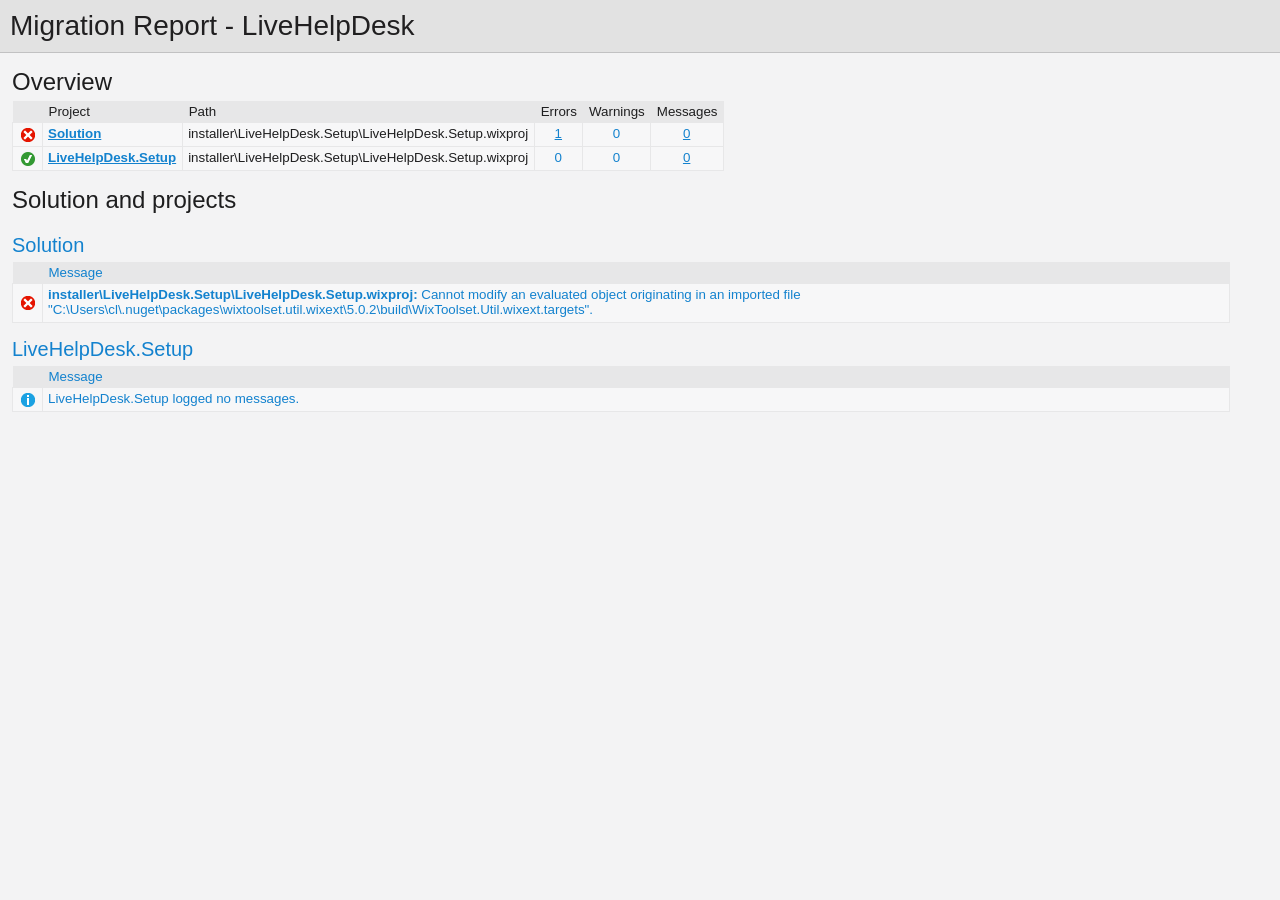
<file: UpgradeLog.htm>
﻿<!DOCTYPE html>
<!-- saved from url=(0014)about:internet -->
 <html xmlns:msxsl="urn:schemas-microsoft-com:xslt"><head><meta content="en-us" http-equiv="Content-Language" /><meta content="text/html; charset=utf-16" http-equiv="Content-Type" /><title _locID="ConversionReport0">
          Migration Report
        </title><style> 
                    /* Body style, for the entire document */
                    body
                    {
                        background: #F3F3F4;
                        color: #1E1E1F;
                        font-family: "Segoe UI", Tahoma, Geneva, Verdana, sans-serif;
                        padding: 0;
                        margin: 0;
                    }

                    /* Header1 style, used for the main title */
                    h1
                    {
                        padding: 10px 0px 10px 10px;
                        font-size: 21pt;
                        background-color: #E2E2E2;
                        border-bottom: 1px #C1C1C2 solid; 
                        color: #201F20;
                        margin: 0;
                        font-weight: normal;
                    }

                    /* Header2 style, used for "Overview" and other sections */
                    h2
                    {
                        font-size: 18pt;
                        font-weight: normal;
                        padding: 15px 0 5px 0;
                        margin: 0;
                    }

                    /* Header3 style, used for sub-sections, such as project name */
                    h3
                    {
                        font-weight: normal;
                        font-size: 15pt;
                        margin: 0;
                        padding: 15px 0 5px 0;
                        background-color: transparent;
                    }

                    /* Color all hyperlinks one color */
                    a
                    {
                        color: #1382CE;
                    }

                    /* Table styles */ 
                    table
                    {
                        border-spacing: 0 0;
                        border-collapse: collapse;
                        font-size: 10pt;
                    }

                    table th
                    {
                        background: #E7E7E8;
                        text-align: left;
                        text-decoration: none;
                        font-weight: normal;
                        padding: 3px 6px 3px 6px;
                    }

                    table td
                    {
                        vertical-align: top;
                        padding: 3px 6px 5px 5px;
                        margin: 0px;
                        border: 1px solid #E7E7E8;
                        background: #F7F7F8;
                    }

                    /* Local link is a style for hyperlinks that link to file:/// content, there are lots so color them as 'normal' text until the user mouse overs */
                    .localLink
                    {
                        color: #1E1E1F;
                        background: #EEEEED;
                        text-decoration: none;
                    }

                    .localLink:hover
                    {
                        color: #1382CE;
                        background: #FFFF99;
                        text-decoration: none;
                    }

                    /* Center text, used in the over views cells that contain message level counts */ 
                    .textCentered
                    {
                        text-align: center;
                    }

                    /* The message cells in message tables should take up all avaliable space */
                    .messageCell
                    {
                        width: 100%;
                    }

                    /* Padding around the content after the h1 */ 
                    #content 
                    {
	                    padding: 0px 12px 12px 12px; 
                    }

                    /* The overview table expands to width, with a max width of 97% */ 
                    #overview table
                    {
                        width: auto;
                        max-width: 75%; 
                    }

                    /* The messages tables are always 97% width */
                    #messages table
                    {
                        width: 97%;
                    }

                    /* All Icons */
                    .IconSuccessEncoded, .IconInfoEncoded, .IconWarningEncoded, .IconErrorEncoded
                    {
                        min-width:18px;
                        min-height:18px; 
                        background-repeat:no-repeat;
                        background-position:center;
                    }

                    /* Success icon encoded */
                    .IconSuccessEncoded
                    {
                        /* Note: Do not delete the comment below. It is used to verify the correctness of the encoded image resource below before the product is released */
                        /* [---XsltValidateInternal-Base64EncodedImage:IconSuccess#Begin#background-image: url(data:image/png;base64,#Separator#);#End#] */
                        background-image: url([data-uri]);
                    }

                    /* Information icon encoded */
                    .IconInfoEncoded
                    {
                        /* Note: Do not delete the comment below. It is used to verify the correctness of the encoded image resource below before the product is released */
                        /* [---XsltValidateInternal-Base64EncodedImage:IconInformation#Begin#background-image: url(data:image/png;base64,#Separator#);#End#] */
                        background-image: url([data-uri]);
                    }

                    /* Warning icon encoded */
                    .IconWarningEncoded
                    {
                        /* Note: Do not delete the comment below. It is used to verify the correctness of the encoded image resource below before the product is released */
                        /* [---XsltValidateInternal-Base64EncodedImage:IconWarning#Begin#background-image: url(data:image/png;base64,#Separator#);#End#] */
                        background-image: url([data-uri]);
                    }

                    /* Error icon encoded */
                    .IconErrorEncoded
                    {
                        /* Note: Do not delete the comment below. It is used to verify the correctness of the encoded image resource below before the product is released */
                        /* [---XsltValidateInternal-Base64EncodedImage:IconError#Begin#background-image: url(data:image/png;base64,#Separator#);#End#] */
                        background-image: url([data-uri]);
                    }
                 </style><script type="text/javascript" language="javascript"> 
          
            // Startup 
            // Hook up the the loaded event for the document/window, to linkify the document content
            var startupFunction = function() { linkifyElement("messages"); };
            
            if(window.attachEvent)
            {
              window.attachEvent('onload', startupFunction);
            }
            else if (window.addEventListener) 
            {
              window.addEventListener('load', startupFunction, false);
            }
            else 
            {
              document.addEventListener('load', startupFunction, false);
            } 
            
            // Toggles the visibility of table rows with the specified name 
            function toggleTableRowsByName(name)
            {
               var allRows = document.getElementsByTagName('tr');
               for (i=0; i < allRows.length; i++)
               {
                  var currentName = allRows[i].getAttribute('name');
                  if(!!currentName && currentName.indexOf(name) == 0)
                  {
                      var isVisible = allRows[i].style.display == ''; 
                      isVisible ? allRows[i].style.display = 'none' : allRows[i].style.display = '';
                  }
               }
            }
            
            function scrollToFirstVisibleRow(name) 
            {
               var allRows = document.getElementsByTagName('tr');
               for (i=0; i < allRows.length; i++)
               {
                  var currentName = allRows[i].getAttribute('name');
                  var isVisible = allRows[i].style.display == ''; 
                  if(!!currentName && currentName.indexOf(name) == 0 && isVisible)
                  {
                     allRows[i].scrollIntoView(true); 
                     return true; 
                  }
               }
               
               return false;
            }
            
            // Linkifies the specified text content, replaces candidate links with html links 
            function linkify(text)
            {
                 if(!text || 0 === text.length)
                 {
                     return text; 
                 }

                 // Find http, https and ftp links and replace them with hyper links 
                 var urlLink = /(http|https|ftp)\:\/\/[a-zA-Z0-9\-\.]+(:[a-zA-Z0-9]*)?\/?([a-zA-Z0-9\-\._\?\,\/\\\+&%\$#\=~;\{\}])*/gi;
                 
                 return text.replace(urlLink, '<a href="$&">$&</a>') ;
            }
            
            // Linkifies the specified element by ID
            function linkifyElement(id)
            {
                var element = document.getElementById(id);
                if(!!element)
                {
                  element.innerHTML = linkify(element.innerHTML); 
                }
            }
            
            function ToggleMessageVisibility(projectName)
            {
              if(!projectName || 0 === projectName.length)
              {
                return; 
              }
              
              toggleTableRowsByName("MessageRowClass" + projectName);
              toggleTableRowsByName('MessageRowHeaderShow' + projectName);
              toggleTableRowsByName('MessageRowHeaderHide' + projectName); 
            }
            
            function ScrollToFirstVisibleMessage(projectName)
            {
              if(!projectName || 0 === projectName.length)
              {
                return; 
              }
              
              // First try the 'Show messages' row
              if(!scrollToFirstVisibleRow('MessageRowHeaderShow' + projectName))
              {
                // Failed to find a visible row for 'Show messages', try an actual message row 
                scrollToFirstVisibleRow('MessageRowClass' + projectName); 
              }
            }
           </script></head><body><h1 _locID="ConversionReport">
          Migration Report - LiveHelpDesk</h1><div id="content"><h2 _locID="OverviewTitle">Overview</h2><div id="overview"><table><tr><th></th><th _locID="ProjectTableHeader">Project</th><th _locID="PathTableHeader">Path</th><th _locID="ErrorsTableHeader">Errors</th><th _locID="WarningsTableHeader">Warnings</th><th _locID="MessagesTableHeader">Messages</th></tr><tr><td class="IconErrorEncoded" /><td><strong><a href="#Solution"><span _locID="OverviewSolutionSpan">Solution</span></a></strong></td><td>installer\LiveHelpDesk.Setup\LiveHelpDesk.Setup.wixproj</td><td class="textCentered"><a href="#SolutionError">1</a></td><td class="textCentered"><a>0</a></td><td class="textCentered"><a href="#">0</a></td></tr><tr><td class="IconSuccessEncoded" /><td><strong><a href="#LiveHelpDesk.Setup">LiveHelpDesk.Setup</a></strong></td><td>installer\LiveHelpDesk.Setup\LiveHelpDesk.Setup.wixproj</td><td class="textCentered"><a>0</a></td><td class="textCentered"><a>0</a></td><td class="textCentered"><a href="#">0</a></td></tr></table></div><h2 _locID="SolutionAndProjectsTitle">Solution and projects</h2><div id="messages"><a name="Solution" /><h3 _locID="ProjectDisplayNameHeader">Solution</h3><table><tr id="SolutionHeaderRow"><th></th><th class="messageCell" _locID="MessageTableHeader">Message</th></tr><tr name="ErrorRowClassSolution"><td class="IconErrorEncoded"><a name="SolutionError" /></td><td class="messageCell"><strong>installer\LiveHelpDesk.Setup\LiveHelpDesk.Setup.wixproj:
        </strong><span>Cannot modify an evaluated object originating in an imported file "C:\Users\cl\.nuget\packages\wixtoolset.util.wixext\5.0.2\build\WixToolset.Util.wixext.targets".</span></td></tr></table><a name="LiveHelpDesk.Setup" /><h3>LiveHelpDesk.Setup</h3><table><tr id="LiveHelpDesk.SetupHeaderRow"><th></th><th class="messageCell" _locID="MessageTableHeader">Message</th></tr><tr><td class="IconInfoEncoded" /><td class="messageCell" _locID="NoMessagesRow">LiveHelpDesk.Setup logged no messages.
                  </td></tr></table></div></div></body></html>
</file>
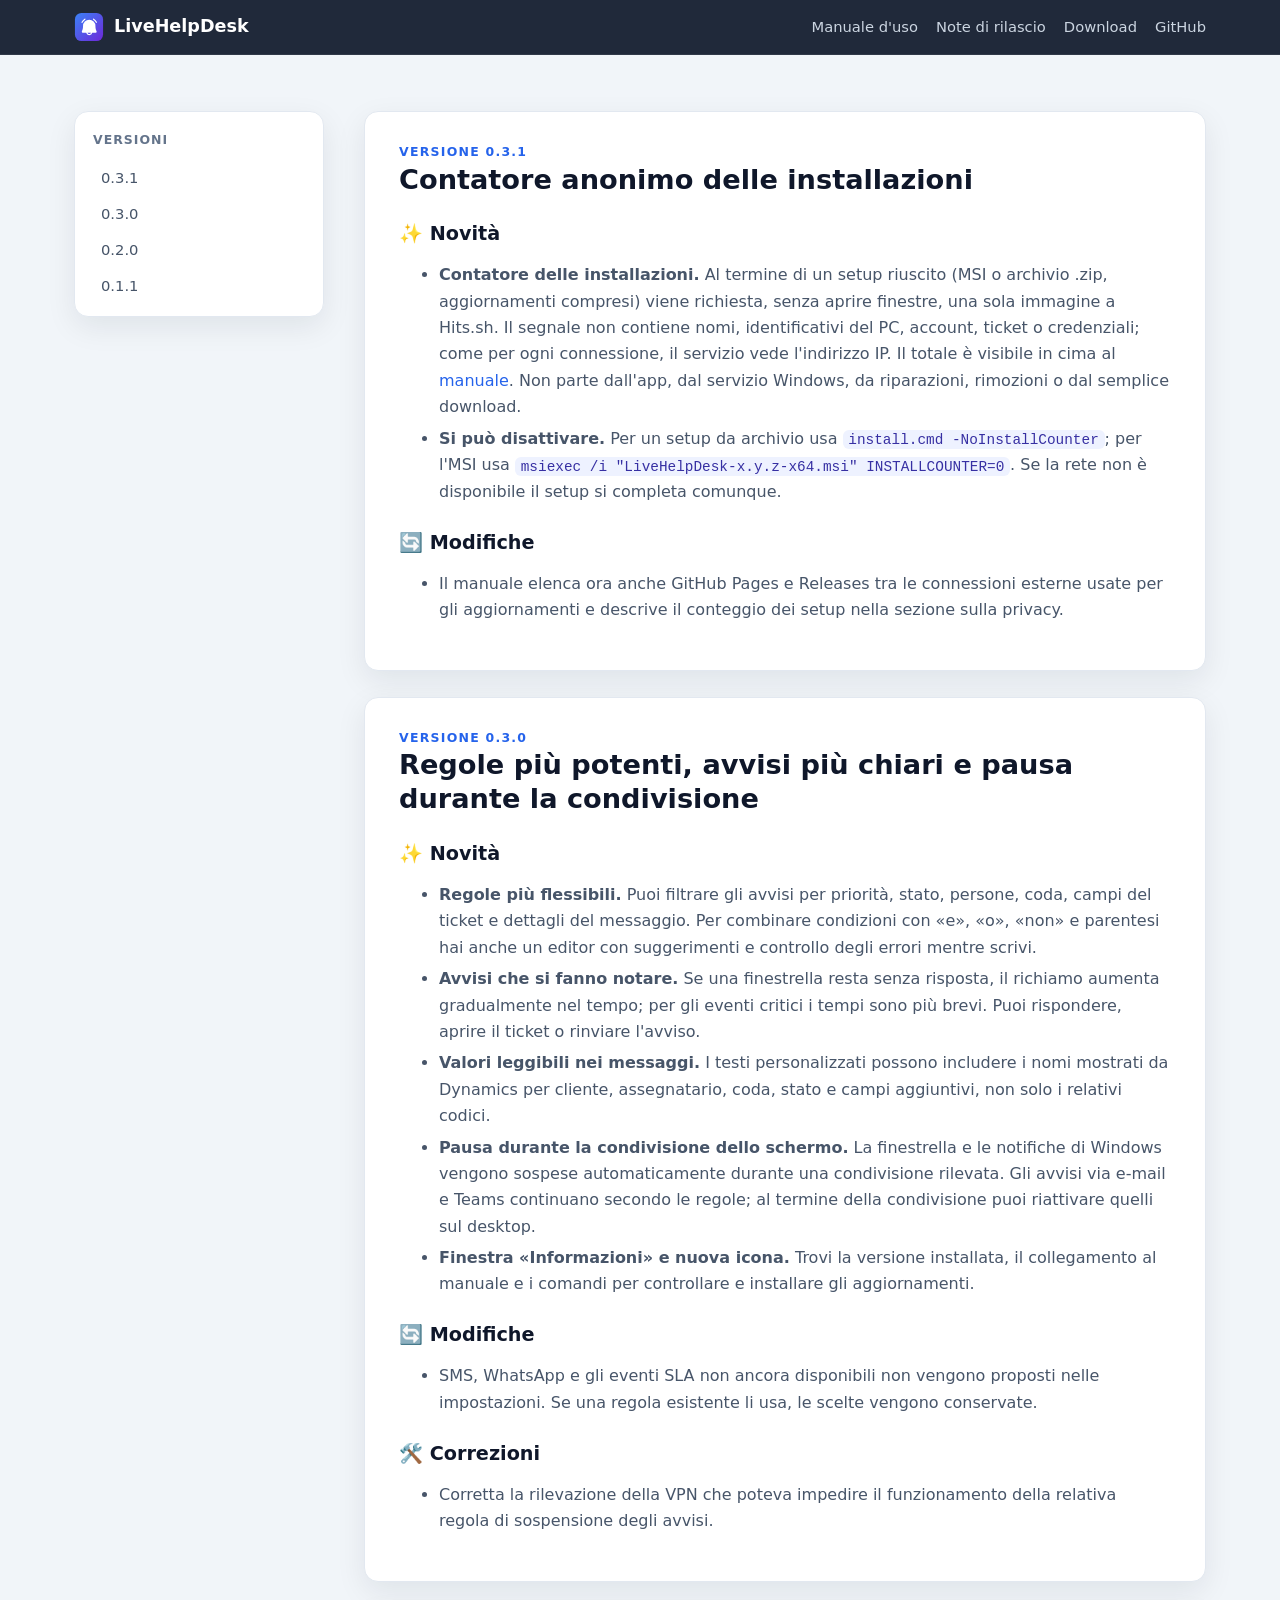
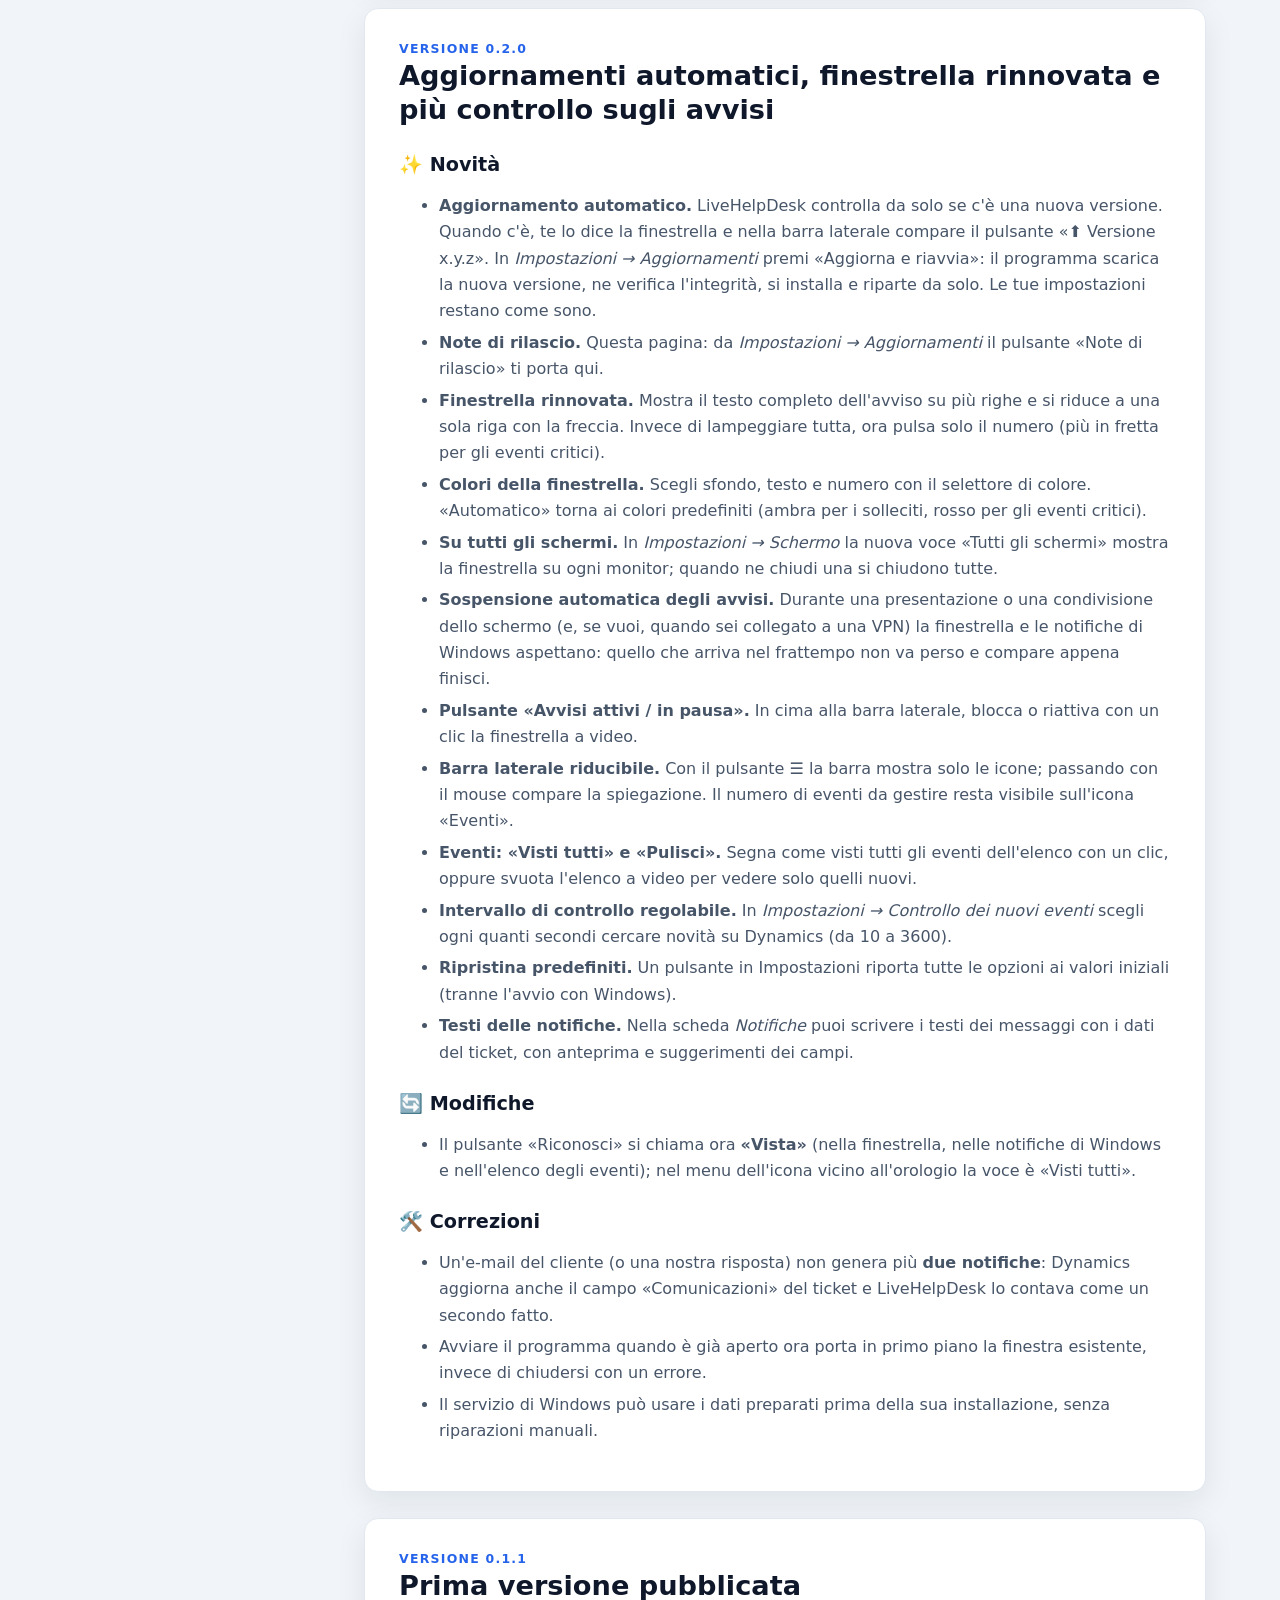
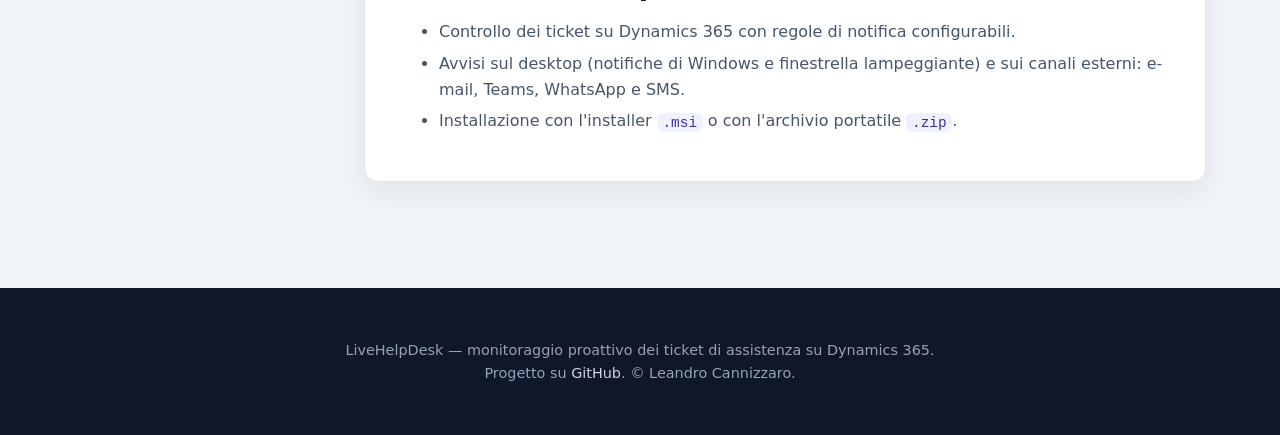
<file: docs/release-notes.html>
<!DOCTYPE html>
<html lang="it">
<head>
  <meta charset="utf-8" />
  <meta name="viewport" content="width=device-width, initial-scale=1" />
  <title>LiveHelpDesk — Note di rilascio</title>
  <meta name="description" content="Le novità, le modifiche e le correzioni di ogni versione di LiveHelpDesk." />
  <link rel="stylesheet" href="styles.css" />
  <link rel="icon" href="icon.svg" type="image/svg+xml" />
  <link rel="icon" href="favicon.ico" sizes="any" />
</head>
<body>

  <header class="topbar">
    <div class="wrap">
      <div class="brand"><img class="logo" src="icon.svg" alt="" width="30" height="30" /> LiveHelpDesk</div>
      <nav>
        <a href="index.html">Manuale d'uso</a>
        <a href="release-notes.html">Note di rilascio</a>
        <a href="https://github.com/LeandroCannizzaro/LiveHelpDesk/releases">Download</a>
        <a href="https://github.com/LeandroCannizzaro/LiveHelpDesk">GitHub</a>
      </nav>
    </div>
  </header>

  <!--
    Una sezione per versione, la più recente in alto, con id="vX.Y.Z": l'app apre questa pagina sull'ancora della versione
    e il workflow Release rifiuta di pubblicare una versione che qui non c'è.
    Si scrive per chi usa il programma: cosa cambia per lui, non come è fatto il codice.
  -->

  <div class="layout">
    <aside class="toc">
      <strong>Versioni</strong>
      <ol>
        <li><a href="#v0.3.1">0.3.1</a></li>
        <li><a href="#v0.3.0">0.3.0</a></li>
        <li><a href="#v0.2.0">0.2.0</a></li>
        <li><a href="#v0.1.1">0.1.1</a></li>
      </ol>
    </aside>

    <main class="content">

      <article id="v0.3.1" class="section">
        <div class="eyebrow">Versione 0.3.1</div>
        <h2>Contatore anonimo delle installazioni</h2>

        <h3>✨ Novità</h3>
        <ul>
          <li><b>Contatore delle installazioni.</b> Al termine di un setup riuscito (MSI o archivio .zip, aggiornamenti compresi) viene richiesta, senza aprire finestre, una sola immagine a Hits.sh. Il segnale non contiene nomi, identificativi del PC, account, ticket o credenziali; come per ogni connessione, il servizio vede l'indirizzo IP. Il totale è visibile in cima al <a href="index.html#installazioni">manuale</a>. Non parte dall'app, dal servizio Windows, da riparazioni, rimozioni o dal semplice download.</li>
          <li><b>Si può disattivare.</b> Per un setup da archivio usa <code>install.cmd -NoInstallCounter</code>; per l'MSI usa <code>msiexec /i "LiveHelpDesk-x.y.z-x64.msi" INSTALLCOUNTER=0</code>. Se la rete non è disponibile il setup si completa comunque.</li>
        </ul>

        <h3>🔄 Modifiche</h3>
        <ul>
          <li>Il manuale elenca ora anche GitHub Pages e Releases tra le connessioni esterne usate per gli aggiornamenti e descrive il conteggio dei setup nella sezione sulla privacy.</li>
        </ul>
      </article>

      <article id="v0.3.0" class="section">
        <div class="eyebrow">Versione 0.3.0</div>
        <h2>Regole più potenti, avvisi più chiari e pausa durante la condivisione</h2>

        <h3>✨ Novità</h3>
        <ul>
          <li><b>Regole più flessibili.</b> Puoi filtrare gli avvisi per priorità, stato, persone, coda, campi del ticket e dettagli del messaggio. Per combinare condizioni con «e», «o», «non» e parentesi hai anche un editor con suggerimenti e controllo degli errori mentre scrivi.</li>
          <li><b>Avvisi che si fanno notare.</b> Se una finestrella resta senza risposta, il richiamo aumenta gradualmente nel tempo; per gli eventi critici i tempi sono più brevi. Puoi rispondere, aprire il ticket o rinviare l'avviso.</li>
          <li><b>Valori leggibili nei messaggi.</b> I testi personalizzati possono includere i nomi mostrati da Dynamics per cliente, assegnatario, coda, stato e campi aggiuntivi, non solo i relativi codici.</li>
          <li><b>Pausa durante la condivisione dello schermo.</b> La finestrella e le notifiche di Windows vengono sospese automaticamente durante una condivisione rilevata. Gli avvisi via e-mail e Teams continuano secondo le regole; al termine della condivisione puoi riattivare quelli sul desktop.</li>
          <li><b>Finestra «Informazioni» e nuova icona.</b> Trovi la versione installata, il collegamento al manuale e i comandi per controllare e installare gli aggiornamenti.</li>
        </ul>

        <h3>🔄 Modifiche</h3>
        <ul>
          <li>SMS, WhatsApp e gli eventi SLA non ancora disponibili non vengono proposti nelle impostazioni. Se una regola esistente li usa, le scelte vengono conservate.</li>
        </ul>

        <h3>🛠️ Correzioni</h3>
        <ul>
          <li>Corretta la rilevazione della VPN che poteva impedire il funzionamento della relativa regola di sospensione degli avvisi.</li>
        </ul>
      </article>

      <article id="v0.2.0" class="section">
        <div class="eyebrow">Versione 0.2.0</div>
        <h2>Aggiornamenti automatici, finestrella rinnovata e più controllo sugli avvisi</h2>

        <h3>✨ Novità</h3>
        <ul>
          <li><b>Aggiornamento automatico.</b> LiveHelpDesk controlla da solo se c'è una nuova versione. Quando c'è, te lo dice la finestrella e nella barra laterale compare il pulsante «⬆ Versione x.y.z». In <i>Impostazioni → Aggiornamenti</i> premi «Aggiorna e riavvia»: il programma scarica la nuova versione, ne verifica l'integrità, si installa e riparte da solo. Le tue impostazioni restano come sono.</li>
          <li><b>Note di rilascio.</b> Questa pagina: da <i>Impostazioni → Aggiornamenti</i> il pulsante «Note di rilascio» ti porta qui.</li>
          <li><b>Finestrella rinnovata.</b> Mostra il testo completo dell'avviso su più righe e si riduce a una sola riga con la freccia. Invece di lampeggiare tutta, ora pulsa solo il numero (più in fretta per gli eventi critici).</li>
          <li><b>Colori della finestrella.</b> Scegli sfondo, testo e numero con il selettore di colore. «Automatico» torna ai colori predefiniti (ambra per i solleciti, rosso per gli eventi critici).</li>
          <li><b>Su tutti gli schermi.</b> In <i>Impostazioni → Schermo</i> la nuova voce «Tutti gli schermi» mostra la finestrella su ogni monitor; quando ne chiudi una si chiudono tutte.</li>
          <li><b>Sospensione automatica degli avvisi.</b> Durante una presentazione o una condivisione dello schermo (e, se vuoi, quando sei collegato a una VPN) la finestrella e le notifiche di Windows aspettano: quello che arriva nel frattempo non va perso e compare appena finisci.</li>
          <li><b>Pulsante «Avvisi attivi / in pausa».</b> In cima alla barra laterale, blocca o riattiva con un clic la finestrella a video.</li>
          <li><b>Barra laterale riducibile.</b> Con il pulsante ☰ la barra mostra solo le icone; passando con il mouse compare la spiegazione. Il numero di eventi da gestire resta visibile sull'icona «Eventi».</li>
          <li><b>Eventi: «Visti tutti» e «Pulisci».</b> Segna come visti tutti gli eventi dell'elenco con un clic, oppure svuota l'elenco a video per vedere solo quelli nuovi.</li>
          <li><b>Intervallo di controllo regolabile.</b> In <i>Impostazioni → Controllo dei nuovi eventi</i> scegli ogni quanti secondi cercare novità su Dynamics (da 10 a 3600).</li>
          <li><b>Ripristina predefiniti.</b> Un pulsante in Impostazioni riporta tutte le opzioni ai valori iniziali (tranne l'avvio con Windows).</li>
          <li><b>Testi delle notifiche.</b> Nella scheda <i>Notifiche</i> puoi scrivere i testi dei messaggi con i dati del ticket, con anteprima e suggerimenti dei campi.</li>
        </ul>

        <h3>🔄 Modifiche</h3>
        <ul>
          <li>Il pulsante «Riconosci» si chiama ora <b>«Vista»</b> (nella finestrella, nelle notifiche di Windows e nell'elenco degli eventi); nel menu dell'icona vicino all'orologio la voce è «Visti tutti».</li>
        </ul>

        <h3>🛠️ Correzioni</h3>
        <ul>
          <li>Un'e-mail del cliente (o una nostra risposta) non genera più <b>due notifiche</b>: Dynamics aggiorna anche il campo «Comunicazioni» del ticket e LiveHelpDesk lo contava come un secondo fatto.</li>
          <li>Avviare il programma quando è già aperto ora porta in primo piano la finestra esistente, invece di chiudersi con un errore.</li>
          <li>Il servizio di Windows può usare i dati preparati prima della sua installazione, senza riparazioni manuali.</li>
        </ul>
      </article>

      <article id="v0.1.1" class="section">
        <div class="eyebrow">Versione 0.1.1</div>
        <h2>Prima versione pubblicata</h2>
        <ul>
          <li>Controllo dei ticket su Dynamics 365 con regole di notifica configurabili.</li>
          <li>Avvisi sul desktop (notifiche di Windows e finestrella lampeggiante) e sui canali esterni: e-mail, Teams, WhatsApp e SMS.</li>
          <li>Installazione con l'installer <code>.msi</code> o con l'archivio portatile <code>.zip</code>.</li>
        </ul>
      </article>

    </main>
  </div>

  <footer>
    <p>LiveHelpDesk — monitoraggio proattivo dei ticket di assistenza su Dynamics 365.<br />
    Progetto su <a href="https://github.com/LeandroCannizzaro/LiveHelpDesk">GitHub</a>. © Leandro Cannizzaro.</p>
  </footer>

</body>
</html>
</file>
<file: docs/styles.css>
:root {
  --bg: #0f172a;
  --bg-soft: #111c33;
  --panel: #ffffff;
  --ink: #1e293b;
  --ink-soft: #475569;
  --muted: #64748b;
  --line: #e2e8f0;
  --brand: #2563eb;
  --brand-dark: #1d4ed8;
  --accent: #0ea5e9;
  --warn: #d97706;
  --ok: #16a34a;
  --crit: #dc2626;
  --radius: 14px;
  --shadow: 0 10px 30px rgba(15, 23, 42, 0.08);
  --max: 1180px;
}

* { box-sizing: border-box; }

html { scroll-behavior: smooth; scroll-padding-top: 80px; }

body {
  margin: 0;
  font-family: "Segoe UI", system-ui, -apple-system, Roboto, Helvetica, Arial, sans-serif;
  color: var(--ink);
  background: #f1f5f9;
  line-height: 1.65;
}

a { color: var(--brand); text-decoration: none; }
a:hover { text-decoration: underline; }

h1, h2, h3 { line-height: 1.25; color: #0f172a; }
h2 { font-size: 1.7rem; margin: 0 0 .4rem; }
h3 { font-size: 1.2rem; margin: 1.6rem 0 .3rem; }

code {
  background: #eef2ff;
  color: #3730a3;
  padding: .12em .4em;
  border-radius: 6px;
  font-family: "Cascadia Code", Consolas, "SF Mono", monospace;
  font-size: .9em;
}

pre {
  background: #0f172a;
  color: #e2e8f0;
  padding: 16px 18px;
  border-radius: 12px;
  overflow-x: auto;
  font-family: "Cascadia Code", Consolas, monospace;
  font-size: .9rem;
}
pre code { background: none; color: inherit; padding: 0; }

/* ---------- Top bar ---------- */
.topbar {
  position: sticky;
  top: 0;
  z-index: 50;
  background: rgba(15, 23, 42, .92);
  backdrop-filter: blur(8px);
  color: #e2e8f0;
  border-bottom: 1px solid rgba(255,255,255,.08);
}
.topbar .wrap {
  max-width: var(--max);
  margin: 0 auto;
  padding: 12px 24px;
  display: flex;
  align-items: center;
  gap: 16px;
}
.brand {
  display: flex; align-items: center; gap: 10px;
  font-weight: 700; color: #fff; font-size: 1.1rem;
}
.brand .logo {
  width: 30px; height: 30px; border-radius: 8px;
}
.topbar nav { margin-left: auto; display: flex; gap: 18px; flex-wrap: wrap; }
.topbar nav a { color: #cbd5e1; font-size: .92rem; }
.topbar nav a:hover { color: #fff; text-decoration: none; }

/* ---------- Hero ---------- */
.hero {
  background: radial-gradient(1200px 500px at 70% -10%, #1e3a8a 0%, var(--bg) 55%);
  color: #e2e8f0;
  padding: 72px 24px 90px;
}
.hero .wrap { max-width: var(--max); margin: 0 auto; }
.hero h1 { color: #fff; font-size: 2.8rem; margin: 0 0 14px; max-width: 18ch; }
.hero p.lead { font-size: 1.25rem; color: #cbd5e1; max-width: 62ch; margin: 0 0 28px; }
.cta { display: flex; gap: 14px; flex-wrap: wrap; }
.hero .download-meta { margin: 14px 0 0; font-size: .92rem; color: #94a3b8; max-width: 70ch; }
.hero .download-meta a { color: #bae6fd; }
.hero .download-meta b { color: #e2e8f0; }
.btn {
  display: inline-flex; align-items: center; gap: 8px;
  padding: 12px 22px; border-radius: 10px; font-weight: 600;
  border: 1px solid transparent; cursor: pointer;
}
.btn.primary { background: var(--accent); color: #04233a; }
.btn.primary:hover { background: #38bdf8; text-decoration: none; }
.btn.ghost { border-color: rgba(255,255,255,.25); color: #e2e8f0; }
.btn.ghost:hover { border-color: #fff; text-decoration: none; }
.hero .tags { margin-top: 26px; display: flex; gap: 10px; flex-wrap: wrap; }
.hero .tags span {
  font-size: .82rem; color: #bae6fd;
  border: 1px solid rgba(255,255,255,.18); padding: 4px 12px; border-radius: 999px;
}

/* ---------- Feature strip ---------- */
.features {
  max-width: var(--max); margin: -56px auto 0; padding: 0 24px;
  display: grid; grid-template-columns: repeat(4, 1fr); gap: 18px;
}
.feature {
  background: var(--panel); border-radius: var(--radius); padding: 22px;
  box-shadow: var(--shadow); border: 1px solid var(--line);
}
.feature .ico { font-size: 1.6rem; }
.feature h3 { margin: 10px 0 4px; font-size: 1.05rem; }
.feature p { margin: 0; color: var(--ink-soft); font-size: .93rem; }

/* ---------- Layout with sidebar ---------- */
.layout {
  max-width: var(--max); margin: 56px auto 0; padding: 0 24px 80px;
  display: grid; grid-template-columns: 250px 1fr; gap: 40px; align-items: start;
}
.toc {
  position: sticky; top: 76px;
  background: var(--panel); border: 1px solid var(--line);
  border-radius: var(--radius); padding: 18px 18px 10px;
  box-shadow: var(--shadow); max-height: calc(100vh - 100px); overflow-y: auto;
}
.toc strong { display: block; font-size: .78rem; letter-spacing: .08em; text-transform: uppercase; color: var(--muted); margin-bottom: 10px; }
.toc ol { list-style: none; margin: 0; padding: 0; counter-reset: s; }
.toc li { margin: 2px 0; }
.toc a { display: block; padding: 5px 8px; border-radius: 8px; color: var(--ink-soft); font-size: .92rem; }
.toc a:hover { background: #eff6ff; color: var(--brand-dark); text-decoration: none; }

.content { min-width: 0; }
.section {
  background: var(--panel); border: 1px solid var(--line);
  border-radius: var(--radius); padding: 30px 34px; margin-bottom: 26px;
  box-shadow: var(--shadow);
}
.section > p { color: var(--ink-soft); }
.section ul, .section ol { color: var(--ink-soft); }
.section li { margin: 5px 0; }
.eyebrow { font-size: .78rem; letter-spacing: .1em; text-transform: uppercase; color: var(--brand); font-weight: 700; }

.note, .warn, .tip {
  border-radius: 12px; padding: 14px 18px; margin: 16px 0; font-size: .95rem;
  border: 1px solid; display: flex; gap: 12px;
}
.note { background: #eff6ff; border-color: #bfdbfe; color: #1e40af; }
.warn { background: #fff7ed; border-color: #fed7aa; color: #9a3412; }
.tip { background: #ecfdf5; border-color: #a7f3d0; color: #065f46; }
.note b, .warn b, .tip b { display: block; margin-bottom: 2px; }

.grid2 { display: grid; grid-template-columns: 1fr 1fr; gap: 18px; }

table.channels { width: 100%; border-collapse: collapse; margin: 10px 0; font-size: .93rem; }
table.channels th, table.channels td { text-align: left; padding: 10px 12px; border-bottom: 1px solid var(--line); vertical-align: top; }
table.channels th { color: var(--muted); font-weight: 600; }

.badge { display: inline-block; font-size: .78rem; padding: 2px 10px; border-radius: 999px; font-weight: 600; }
.badge.info { background: #e0f2fe; color: #075985; }
.badge.att { background: #fef3c7; color: #92400e; }
.badge.crit { background: #fee2e2; color: #991b1b; }

.step { display: flex; gap: 16px; margin: 14px 0; }
.step .n {
  flex: 0 0 34px; height: 34px; border-radius: 50%; background: var(--brand); color: #fff;
  display: grid; place-items: center; font-weight: 700;
}
.step .b { flex: 1; }
.step .b b { color: var(--ink); }

details { border: 1px solid var(--line); border-radius: 10px; padding: 4px 16px; margin: 10px 0; background: #fafcff; }
details summary { cursor: pointer; font-weight: 600; padding: 10px 0; color: var(--ink); }
details[open] summary { border-bottom: 1px solid var(--line); margin-bottom: 8px; }

footer {
  background: var(--bg); color: #94a3b8; padding: 36px 24px; text-align: center; font-size: .9rem;
}
footer a { color: #cbd5e1; }

@media (max-width: 900px) {
  .features { grid-template-columns: 1fr 1fr; }
  .layout { grid-template-columns: 1fr; }
  .toc { position: static; max-height: none; }
  .grid2 { grid-template-columns: 1fr; }
  .hero h1 { font-size: 2.1rem; }
}
@media (max-width: 560px) {
  .features { grid-template-columns: 1fr; }
  .topbar nav { display: none; }
}
</file>
